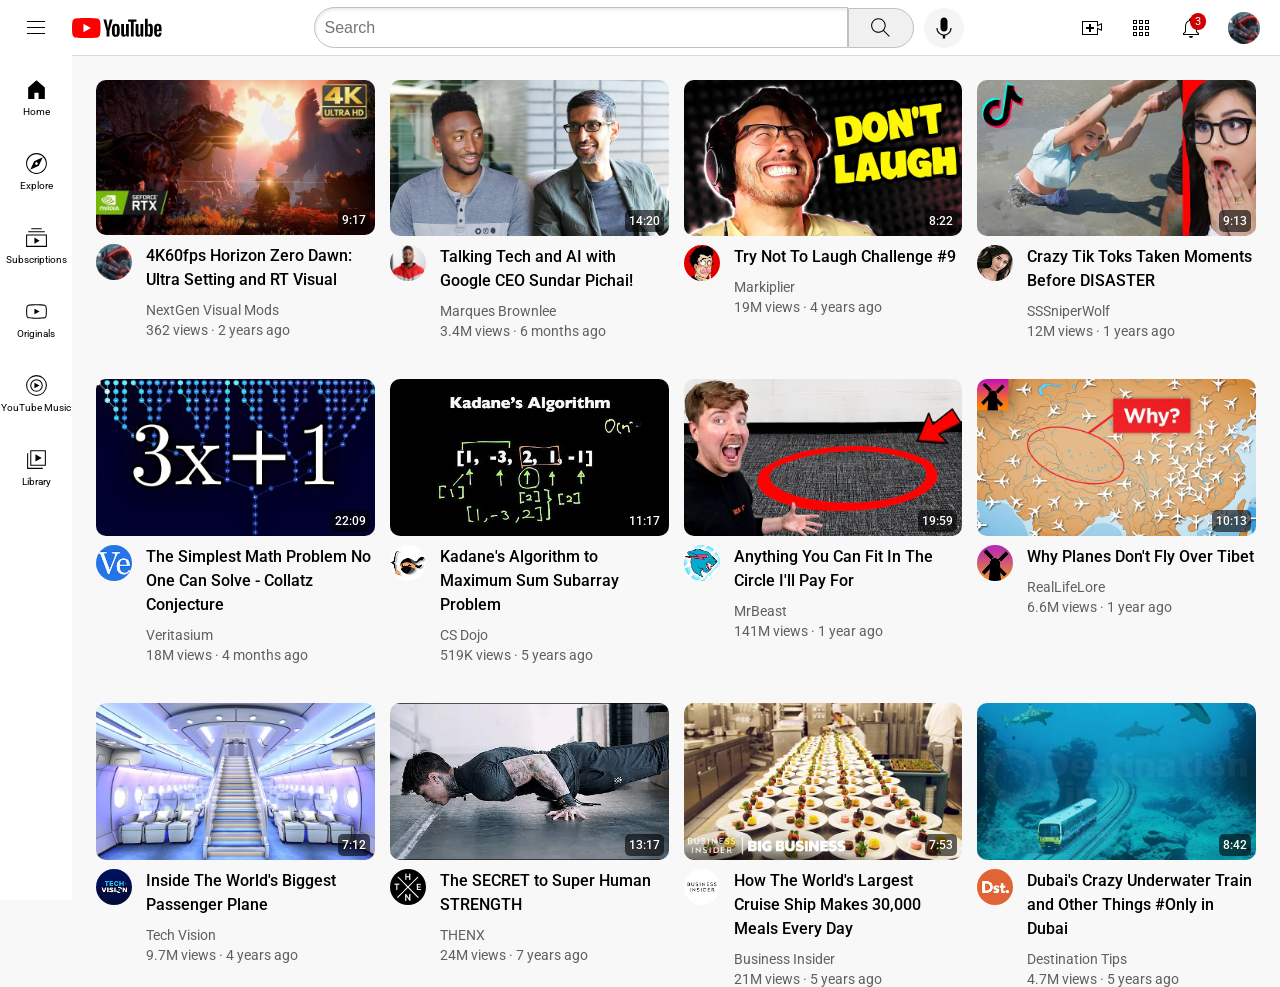
<file: index.html>
<!DOCTYPE html>
<html>
  <head>

    <title>YouTube</title>
    <link rel="shortcut icon" href="https://www.youtube.com/yts/img/favicon-vfl8qSV2F.ico" type="image/
      x-icon">
    <link rel="preconnect" href="https://fonts.googleapis.com">
    <link rel="preconnect" href="https://fonts.gstatic.com" crossorigin>
    <link href="https://fonts.googleapis.com/css2?family=Roboto:wght@400;500;700&display=swap" rel="stylesheet">
    <link rel="stylesheet" href="style/Header.css">
    <link rel="stylesheet" href="style/General.css">
    <link rel="stylesheet" href="style/Video.css">
    <link rel="stylesheet" href="style/Sidebar.css">

  </head>
  <body>
    
    <header class="header"> 
      <div class="left-section">
        <img class="hamburger-menu" src="Icons/hamburger-menu.svg">
        <img class="youtube-logo" src="Icons/youtube-logo.svg">
      </div>

      <div class="middle-section"> 
        <input class="search-bar" type="text" placeholder="Search"> 
        <button class="search-button"> 
          <img class="search-icon" src="Icons/search.svg"> 
          <div class="tooltip">Search</div>
        </button>
        <button class="voice-search-button"> 
          <img src="Icons/voice-search-icon.svg"> 
          <div class="tooltip">Search with your voice</div>
        </button>
      </div>

      <div class="right-section">
        <div class="upload-icon-container">
          <img class="upload-icon" src="Icons/upload.svg">
          <div class="tooltip">Create</div>
        </div>
        <div class="youtube-apps-icon-container">
          <img class="youtube-apps-icon" src="Icons/youtube-apps.svg">
          <div class="tooltip">YouTube apps</div>
        </div>
          <div class="notification-icon-container">
            <img class="notification-icon" src="Icons/notifications.svg">
            <div class="notification-count">3</div>
            <div class="tooltip">Notifications</div>
          </div>
        <img class="current-user-picture" src="channel-pictures/channel-0.jpeg">
      </div>

    </header>

    <nav class="sidebar">
      <div class="sidebar-link"> 
        <img src="Icons/home.svg">  
        <div>Home</div>
      </div>

      <div class="sidebar-link"> 
        <img src="Icons/explore.svg"> 
        <div>Explore</div>
      </div>

      <div class="sidebar-link"> 
        <img src="Icons/subscriptions.svg"> 
        <div>Subscriptions</div>
      </div>

      <div class="sidebar-link"> 
        <img src="Icons/originals.svg"> 
        <div>Originals</div>
      </div>

      <div class="sidebar-link"> 
        <img src="Icons/youtube-music.svg"> 
        <div>YouTube Music</div>
      </div>

      <div class="sidebar-link"> 
        <img src="Icons/library.svg"> 
        <div>Library</div>
      </div>
      
    </nav>

    <main>
      <section class="video-grid">
        <div class="video-preview">
          <div class="thumbnail-row"> 
            <a class="video-title-link" href="https://www.youtube.com/watch?v=gRkzkuk7_fI"> 
              <img class="thumbnail" src="thumbnails/thumbnail-0.webp"> 
            </a>
            <div class="video-time">9:17</div>
          </div>

          <div class="video-info-grid">
            <div class="channel-picture"> 
              <a class="video-title-link" href="https://www.youtube.com/@Roza12891" target="_blank">
                <img class="profile-picture" src="channel-pictures/channel-0.jpeg"> 
              </a>
            </div>
            <div class="video-info">
            <!-- This is my videos lmao -->
              <a class="video-title-link" href="https://www.youtube.com/watch?v=gRkzkuk7_fI">
                <p class="video-title"> 4K60fps Horizon Zero Dawn: Ultra Setting and RT Visual </p>
              </a>
              <p class="video-author"> NextGen Visual Mods </p>
              <p class="video-stats"> 362 views &#183; 2 years ago </p>
            </div>
          </div>
        </div>

        <div class="video-preview">
          <div class="thumbnail-row"> 
            <a class="video-title-link" href="https://www.youtube.com/watch?v=n2RNcPRtAiY"> 
              <img class="thumbnail" src="thumbnails/thumbnail-1.webp"> 
            </a>
            <div class="video-time">14:20</div>
          </div>

          <div class="video-info-grid">
            <div class="channel-picture"> 
              <a class="video-title-link" href="https://www.youtube.com/@mkbhd" target="_blank"> 
                <img class="profile-picture" src="channel-pictures/channel-1.jpeg"> 
              </a>
            </div>
            <div class="video-info">
              <a class="video-title-link" href="https://www.youtube.com/watch?v=n2RNcPRtAiY"> 
                <p class="video-title"> Talking Tech and AI with Google CEO Sundar Pichai! </p>
              </a>
              <p class="video-author"> Marques Brownlee </p>
              <p class="video-stats"> 3.4M views &#183; 6 months ago </p>
            </div>
          </div>
        </div>

        <div class="video-preview">
          <div class="thumbnail-row"> 
            <a class="video-title-link" href="https://www.youtube.com/watch?v=mP0RAo9SKZk"> 
              <img class="thumbnail" src="thumbnails/thumbnail-2.webp"> 
            </a>
            <div class="video-time">8:22</div>
          </div>

          <div class="video-info-grid">
            <div class="channel-picture"> 
              <a class="video-title-link" href="https://www.youtube.com/@markiplier" target="_blank"> 
                <img class="profile-picture" src="channel-pictures/channel-2.jpeg"> 
              </a>
            </div>
            <div class="video-info">
              <a class="video-title-link" href="https://www.youtube.com/watch?v=mP0RAo9SKZk"> 
                <p class="video-title"> Try Not To Laugh Challenge #9 </p>
              </a>
              <p class="video-author"> Markiplier </p>
              <p class="video-stats"> 19M views &#183; 4 years ago </p>
            </div>
          </div>
        </div>

        <div class="video-preview">
          <div class="thumbnail-row"> 
            <a class="video-title-link" href="https://www.youtube.com/watch?v=FgjPQQeTh1w"> 
              <img class="thumbnail" src="thumbnails/thumbnail-3.webp"> 
            </a>
            <div class="video-time">9:13</div>
          </div>
        
          <div class="video-info-grid">
            <div class="channel-picture"> 
              <a class="video-title-link" href="https://www.youtube.com/@SSSniperWolf" target="_blank"> 
                <img class="profile-picture" src="channel-pictures/channel-3.jpeg"> 
              </a>
            </div>
            <div class="video-info">
              <a class="video-title-link" href="https://www.youtube.com/watch?v=FgjPQQeTh1w"> 
                <p class="video-title"> Crazy Tik Toks Taken Moments Before DISASTER </p>
              </a>
              <p class="video-author"> SSSniperWolf </p>
              <p class="video-stats"> 12M views &#183; 1 years ago </p>
            </div>
          </div>
        </div>

        <div class="video-preview">
          <div class="thumbnail-row"> 
            <a class="video-title-link" href="https://www.youtube.com/watch?v=094y1Z2wpJg"> 
              <img class="thumbnail" src="thumbnails/thumbnail-4.webp">
            </a> 
            <div class="video-time">22:09</div>
          </div>
          
          <div class="video-info-grid">
            <div class="channel-picture"> 
              <a class="video-title-link" href="https://www.youtube.com/@veritasium" target="_blank"> 
                <img class="profile-picture" src="channel-pictures/channel-4.jpeg"> 
              </a>
            </div>
            <div class="video-info">
              <a class="video-title-link" href="https://www.youtube.com/watch?v=094y1Z2wpJg"> 
                <p class="video-title"> The Simplest Math Problem No One Can Solve - Collatz Conjecture </p>
              </a>
              <p class="video-author"> Veritasium </p>
              <p class="video-stats"> 18M views &#183; 4 months ago </p>
            </div>
          </div>
        </div>

        <div class="video-preview">
          <div class="thumbnail-row"> 
            <a class="video-title-link" href="https://www.youtube.com/watch?v=86CQq3pKSUw"> 
              <img class="thumbnail" src="thumbnails/thumbnail-5.webp"> 
            </a>
            <div class="video-time">11:17</div>
          </div>

          <div class="video-info-grid">
            <div class="channel-picture"> 
              <a class="video-title-link" href="https://www.youtube.com/@CSDojo" target="_blank"> 
                <img class="profile-picture" src="channel-pictures/channel-5.jpeg"> 
              </a>
            </div>
            <div class="video-info">
              <a class="video-title-link" href="https://www.youtube.com/watch?v=86CQq3pKSUw"> 
                <p class="video-title"> Kadane's Algorithm to Maximum Sum Subarray Problem </p>
              </a>
              <p class="video-author"> CS Dojo </p>
              <p class="video-stats"> 519K views &#183; 5 years ago </p>
            </div>
          </div>
        </div>

        <div class="video-preview">
          <div class="thumbnail-row"> 
            <a class="video-title-link" href="https://www.youtube.com/watch?v=yXWw0_UfSFg"> 
              <img class="thumbnail" src="thumbnails/thumbnail-6.webp"> 
            </a>
            <div class="video-time">19:59</div>
          </div>

          <div class="video-info-grid">
            <div class="channel-picture"> 
              <a class="video-title-link" href="https://www.youtube.com/@MrBeast" target="_blank"> 
                <img class="profile-picture" src="channel-pictures/channel-6.jpeg"> 
              </a>
            </div>
            <div class="video-info">
              <a class="video-title-link" href="https://www.youtube.com/watch?v=yXWw0_UfSFg"> 
                <p class="video-title"> Anything You Can Fit In The Circle I&#39;ll Pay For </p>
              </a>
              <p class="video-author"> MrBeast </p>
              <p class="video-stats"> 141M views &#183; 1 year ago </p>
            </div>
          </div>
        </div>

        <div class="video-preview">
          <div class="thumbnail-row"> 
            <a class="video-title-link" href="https://www.youtube.com/watch?v=fNVa1qMbF9Y"> 
              <img class="thumbnail" src="thumbnails/thumbnail-7.webp">
            </a>
            <div class="video-time">10:13</div>
          </div>

          <div class="video-info-grid">
            <div class="channel-picture"> 
              <a class="video-title-link" href="https://www.youtube.com/@RealLifeLore" target="_blank"> 
                <img class="profile-picture" src="channel-pictures/channel-7.jpeg"> 
              </a>
            </div>
            <div class="video-info">
              <a class="video-title-link" href="https://www.youtube.com/watch?v=fNVa1qMbF9Y">
                <p class="video-title"> Why Planes Don't Fly Over Tibet </p>
              </a>
              <p class="video-author"> RealLifeLore </p>
              <p class="video-stats"> 6.6M views &#183; 1 year ago </p>
            </div>
          </div>
        </div>
        
        <div class="video-preview">
          <div class="thumbnail-row">
            <a class="video-title-link" href="https://www.youtube.com/watch?v=lFm4EM1juls">
              <img class="thumbnail" src="thumbnails/thumbnail-8.webp">
            </a>
            <div class="video-time">7:12</div>
          </div>

          <div class="video-info-grid">
            <div class="channel-picture">
              <a class="video-title-link" href="https://www.youtube.com/@adin" target="_blank">
                <img class="profile-picture" src="channel-pictures/channel-8.jpeg">
              </a>
            </div>
            <div class="video-info">
              <a class="video-title-link" href="https://www.youtube.com/watch?v=lFm4EM1juls"">
                <p class="video-title">Inside The World's Biggest Passenger Plane</p>
              </a>
              <p class="video-author">Tech Vision</p>
              <p class="video-stats">9.7M views &#183; 4 years ago</p>
            </div>
          </div>
        </div>
    
        <div class="video-preview">
          <div class="thumbnail-row">
            <a class="video-title-link" href="https://www.youtube.com/watch?v=ixmxOlcrlUc">
              <img class="thumbnail" src="thumbnails/thumbnail-9.webp">
            </a>
            <div class="video-time">13:17</div>
          </div>

          <div class="video-info-grid">
            <div class="channel-picture">
              <a class="video-title-link" href="https://www.youtube.com/@OFFICIALTHENXSTUDIOS" target="_blank">
                <img class="profile-picture" src="channel-pictures/channel-9.jpeg">
              </a>
            </div>
            <div class="video-info">
              <a class="video-title-link" href="https://www.youtube.com/watch?v=ixmxOlcrlUc">
                <p class="video-title">The SECRET to Super Human STRENGTH</p>
              </a>
              <p class="video-author">THENX</p>
              <p class="video-stats">24M views &#183; 7 years ago</p>
            </div>
          </div>
        </div>

        <div class="video-preview">
          <div class="thumbnail-row">
            <a class="video-title-link" href="https://www.youtube.com/watch?v=R2vXbFp5C9o">
              <img class="thumbnail" src="thumbnails/thumbnail-10.webp">
            </a>
            <div class="video-time">7:53</div>
          </div>

          <div class="video-info-grid">
            <div class="channel-picture">
              <a class="video-title-link" href="https://www.youtube.com/@BusinessInsider"  target="_blank">
                <img class="profile-picture" src="channel-pictures/channel-10.jpeg">
              </a>
            </div>
            <div class="video-info">
              <a class="video-title-link" href="https://www.youtube.com/watch?v=R2vXbFp5C9o">
                <p class="video-title">How The World's Largest Cruise Ship Makes 30,000 Meals Every Day</p>
              </a>
              <p class="video-author">Business Insider</p>
              <p class="video-stats">21M views &#183; 5 years ago</p>
            </div>
          </div>
        </div>

        <div class="video-preview">
          <div class="thumbnail-row">
            <a class="video-title-link" href="https://www.youtube.com/watch?v=0nZuYyXET3s">
              <img class="thumbnail" src="thumbnails/thumbnail-11.webp">
            </a>
            <div class="video-time">8:42</div>
          </div>

          <div class="video-info-grid">
            <div class="channel-picture">
              <a class="video-title-link" href="https://www.youtube.com/@Destinationtips" target="_blank">
                <img class="profile-picture" src="channel-pictures/channel-11.jpeg">
              </a>
            </div>
            <div class="video-info">
              <a class="video-title-link" href="https://www.youtube.com/watch?v=0nZuYyXET3s">
                <p class="video-title">Dubai's Crazy Underwater Train and Other Things #Only in Dubai</p>
              </a>
              <p class="video-author">Destination Tips</p>
              <p class="video-stats">4.7M views &#183; 5 years ago</p>
            </div>
          </div>
        </div>

      </section>
    </main>

  </body>

</html>
</file>
<file: style/Header.css>
.header {
    height: 55px;

    display: flex;
    flex-direction: row;
    justify-content: space-between;

    position: fixed;
    top: 0;
    left: 0;
    right: 0;
    z-index: 100;
    
    background-color: white;
    border-bottom: 1px solid rgb(219, 219, 219);
}

.left-section {
    display: flex;
    align-items: center;
}

.hamburger-menu {
    height: 24px;
    margin: 0 24px 0 24px;
    cursor: pointer;
}

.youtube-logo {
    height: 20px;
    cursor: pointer;
}

.middle-section {
    flex: 1;
    margin: 0 35px 0 70px;
    max-width: 650px;
    display: flex;
    align-items: center;
}

.search-bar {
    flex: 1;
    height: 36.5px;
    padding-left: 10px;
    font-size: 16px;
    border: 1px solid rgb(192, 192, 192);
    border-radius: 22px 0 0 22px;
    box-shadow: inset 1px 2px 3px rgba(0, 0, 0, 0.08);
    width: 0;
}

.search-bar::placeholder {
    font-size: 16px;
}

.search-button {
    height: 40px;
    width: 66px;
    background-color: rgb(240, 240, 240);
    border-width: 1px;
    border-style: solid;
    border-color: rgb(192, 192, 192);
    margin: 0 10px 0 -0.5px;
    border-radius: 0 22px 22px 0;
    cursor: pointer;
}

.search-icon {
    height: 25px;
}

.search-button, 
.voice-search-button,
.upload-icon-container,
.youtube-apps-icon-container,
.notification-icon-container {
    position: relative;
    display: flex;
    justify-content: center;
    align-items: center;
}

.search-button .tooltip, 
.voice-search-button .tooltip,
.upload-icon-container .tooltip,
.youtube-apps-icon-container .tooltip,
.notification-icon-container .tooltip {
    position: absolute;
    background-color: rgb(82, 81, 81);
    color: white;
    padding: 2px 8px 2px 8px;
    border-radius: 4px;
    font-size: 12px;
    bottom: -25px;
    opacity: 0;
    transition: opacity 0.3s;
    pointer-events: none;
    white-space: nowrap;
}

.search-button:hover .tooltip,
.voice-search-button:hover .tooltip,
.upload-icon-container:hover .tooltip,
.youtube-apps-icon-container:hover .tooltip,
.notification-icon-container:hover .tooltip {
    opacity: 1;
}

.voice-search-button {
    height: 40px;
    width: 40px;
    border-radius: 20px;
    border: none;
    background-color: rgb(245, 245, 245);
    cursor: pointer;
}

.voice-search-icon {
    height: 24px;
}

.right-section {
    width: 180px;
    margin-right: 20px;
    display: flex;
    align-items: center;
    justify-content: space-between;
}

.upload-icon {
   height: 24px; 
   cursor: pointer;
}

.youtube-apps-icon {
    height: 24px;
    cursor: pointer;
}

.notification-icon {
    height: 24px;
    cursor: pointer;
}

.notification-icon-container{
    position: relative;
}

.notification-count{
    position: absolute;
    top: -3px;
    right: -3px;
    background-color: rgb(206, 0, 0);
    color: white;
    font-family: Roboto, Ariel;
    font-size: 11px;
    padding: 2px 5px 2px 5px;
    border-radius: 10px;
    cursor: pointer;
}

.current-user-picture {
    height: 32px;
    border-radius: 16px;
    cursor: pointer;
}
</file>
<file: style/General.css>
p {
    margin-top: 0;
    margin-bottom: 0;
}

body {
    font-family: Roboto, Arial;
    margin: 0;
    padding: 80px 24px 0 96px;
    background-color: rgb(248, 248, 248);
}
</file>
<file: style/Video.css>
.thumbnail {
  width: 100%;
  border-radius: 10px;
}

.video-title {
  margin-top: 0;
  font-size: 14px;
  font-weight: 500;
  line-height: 20px;
  margin-bottom: 10px;
}

.video-info-grid {
  display: grid;
  grid-template-columns: 50px 1fr;
}

.profile-picture {
  width: 36px;
  border-radius: 50px;
}

.thumbnail-row {
  margin-bottom: 5px;
  position: relative;
}

.video-author,
.video-stats {
  font-size: 12px;
  color: rgb(96, 96, 96);
}

.video-author {
  margin-bottom: 4px;
}

.video-grid{
  display: grid;
  grid-template-columns: 1fr 1fr 1fr 1fr;
  column-gap: 15px;
  row-gap: 40px;
}

@media (max-width: 750px) {
  .video-grid {
    grid-template-columns: 1fr 1fr;
  }
}

@media (min-width: 751px) and (max-width: 999px) {
  .video-grid{
    grid-template-columns: 1fr 1fr 1fr;
  }
}

@media (min-width: 1000px) {
  .video-grid {
    grid-template-columns: 1fr 1fr 1fr 1fr;
  }
}

@media (min-width: 1000px) {
  .video-title {
    font-size: 16px;
    line-height: 24px;
  }
}

@media (min-width: 1000px) {

  .video-author,
  .video-stats {
    font-size: 14px;
  }
}


.video-time {
  font-size: 12px;
  font-weight: 500;
  padding: 4px;
  border-radius: 5px;
  background-color: rgba(0, 0, 0, 0.596);
  color: white;
  position: absolute;
  bottom: 8px;
  right: 5px;
}

.video-title-link {
  text-decoration: none;
  color: black;
}
</file>
<file: style/Sidebar.css>
.sidebar {
    position: fixed;
    left: 0;
    bottom: 0;
    top: 55px;
    background-color: white;
    width: 72px;
    z-index: 100;
    padding-top: 5px;
}

.sidebar-link {
    height: 74px;
    display: flex;
    justify-content: center;
    align-items: center;
    flex-direction: column;
    cursor: pointer;
}

.sidebar-link:hover {
    background-color: rgb(226, 226, 226);
}

.sidebar-link img {
    height: 25px;
    margin-bottom: 4px;
}

.sidebar-link div {
    font-size: 10px;
}
</file>
